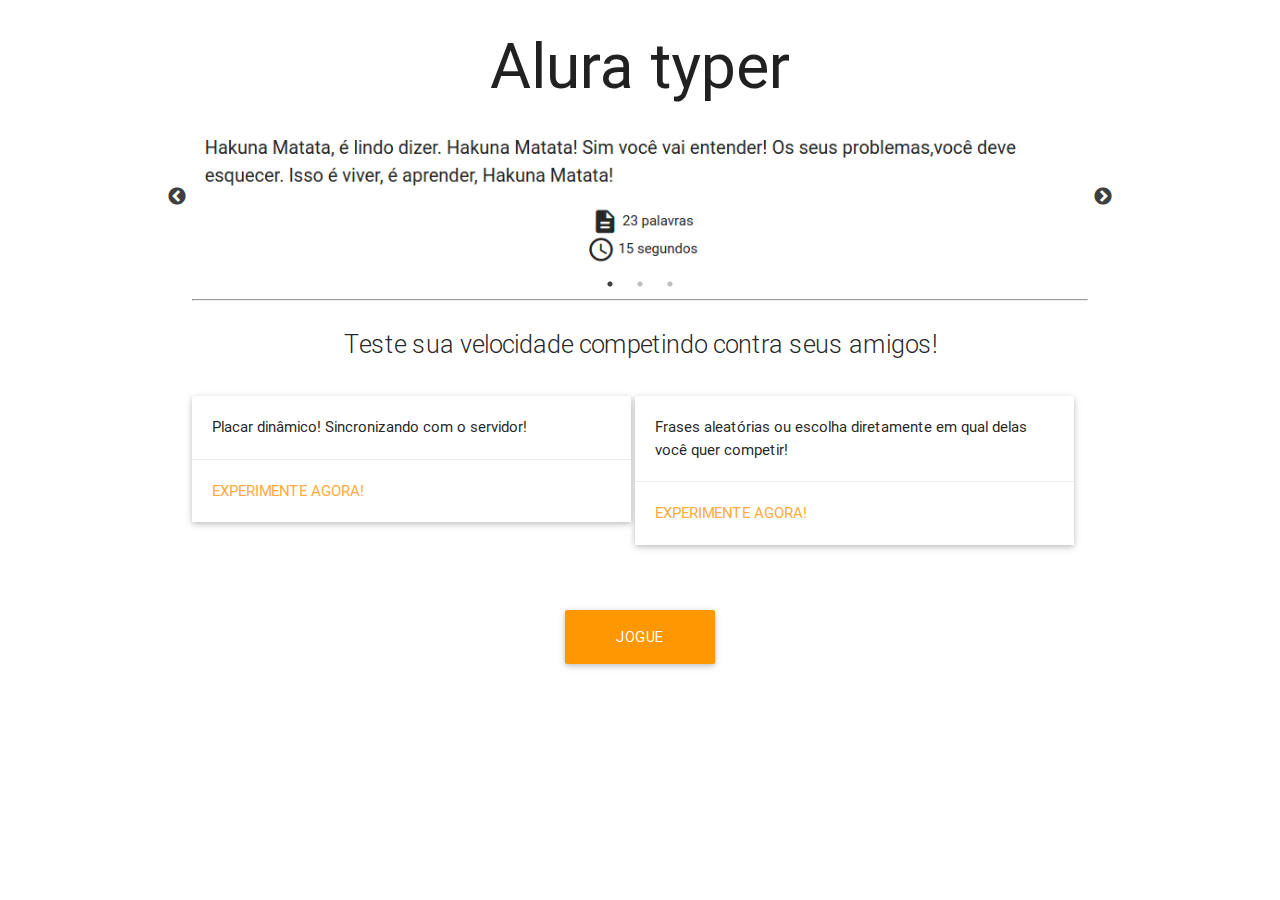
<file: public/index.html>
<!DOCTYPE html>
<html lang="en">

<head>
  <meta charset="UTF-8">
  <title>Alura Typer</title>
  <!--Import materialize.css-->
  <link rel="stylesheet" href="css/libs/materialize.min.css">
  <!-- Import Google Material Icons -->
  <link href="css/libs/google-fonts.css" rel="stylesheet">

  
  <link rel="stylesheet" type="text/css" href="slick/slick.css" />
  <link rel="stylesheet" type="text/css" href="slick/slick-theme.css" />

  <link href="css/index.css" rel="stylesheet">
</head>

<body>
  <section class="container">
    <h1 class="center titulo header">Alura typer</h1>
    <div class="slider">
      <img src="img/slide1.png" class="imagem-jogo">
      <img src="img/slide2.png" class="imagem-jogo">
      <img src="img/slide3.png" class="imagem-jogo">
    </div>
    <hr>
    <p class="flow-text center">Teste sua velocidade competindo contra seus amigos!</p>
    <div class="card">
      <div class="card-image">
        <!-- <img src="images/sample-1.jpg"> -->
      </div>
      <div class="card-content">
        <p>Placar dinâmico! Sincronizando com o servidor!</p>
      </div>
      <div class="card-action">
        <a href="principal.html">Experimente agora!</a>
      </div>
    </div>
    <div class="card">
      <div class="card-image">
        <!-- <img src="img/sl.jpg"> -->
      </div>
      <div class="card-content">
        <p>Frases aleatórias ou escolha diretamente em qual delas você quer competir!</p>
      </div>
      <div class="card-action">
        <a href="principal.html">Experimente agora!</a>
      </div>
    </div>

    <a class="waves-effect waves-light btn-large orange" id="botao-jogue" href="principal.html">Jogue agora!</a>

  </section>

  <script src="js/jquery.js"></script>
  <script src="slick/slick.min.js"></script>
  <script src="js/slider.js"></script> 
  <script src="slick/slick.min.js"></script>


</body>

</html>
</file>
<file: public/css/libs/google-fonts.css>
/* fallback */
@font-face {
  font-family: 'Material Icons';
  font-style: normal;
  font-weight: 400;
  src: local('../../fonts/Material Icons'), local('../../fonts/MaterialIcons-Regular'), url(https://fonts.gstatic.com/s/materialicons/v17/2fcrYFNaTjcS6g4U3t-Y5ZjZjT5FdEJ140U2DJYC3mY.woff2) format('woff2');
}

.material-icons {
  font-family: 'Material Icons';
  font-weight: normal;
  font-style: normal;
  font-size: 24px;
  line-height: 1;
  letter-spacing: normal;
  text-transform: none;
  display: inline-block;
  white-space: nowrap;
  word-wrap: normal;
  direction: ltr;
  -webkit-font-feature-settings: 'liga';
  -webkit-font-smoothing: antialiased;
}
</file>
<file: public/css/index.css>
.card{
	width: 49%;
	display: inline-block;
	vertical-align: top;
}


#botao-jogue{
	width: 150px;
	display: block;
	margin: 50px auto;
}


.slider{
	height: auto;
}

.slick-prev:before, .slick-next:before{
	color: black;
}
</file>
